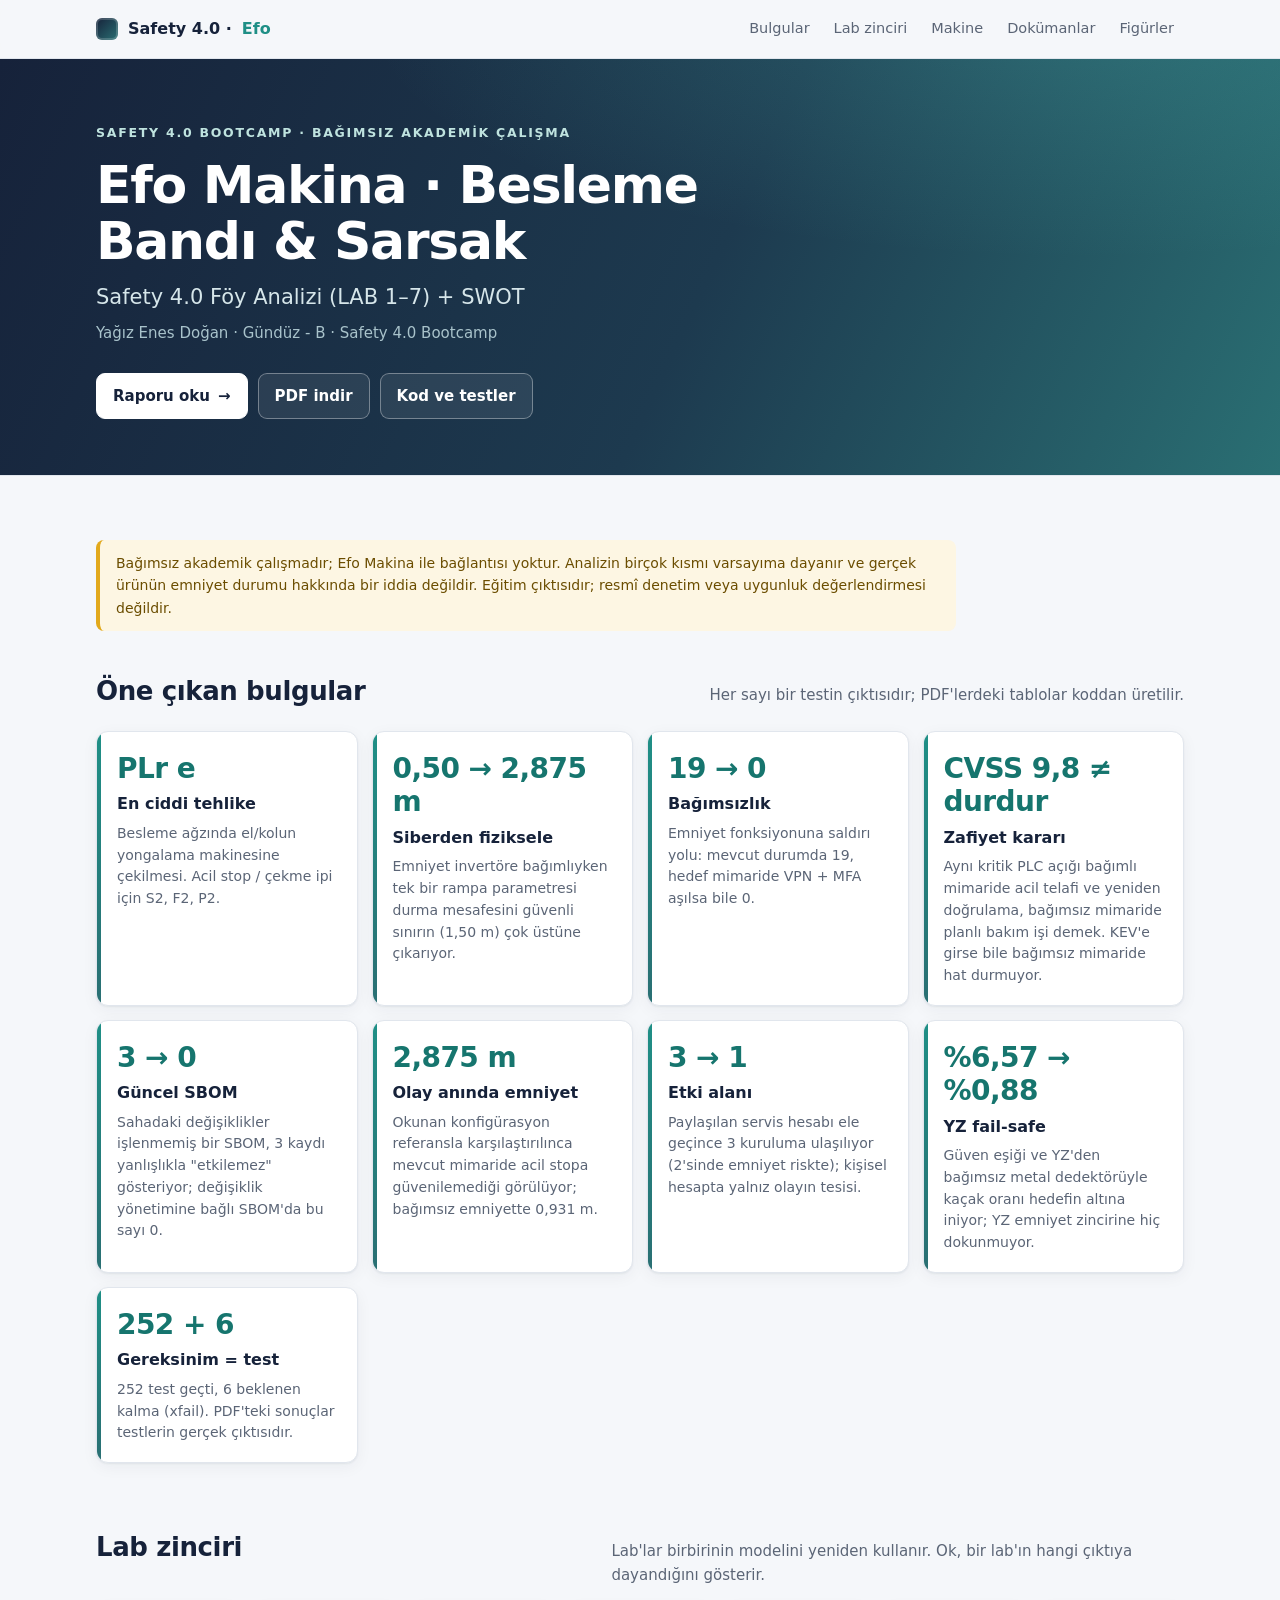
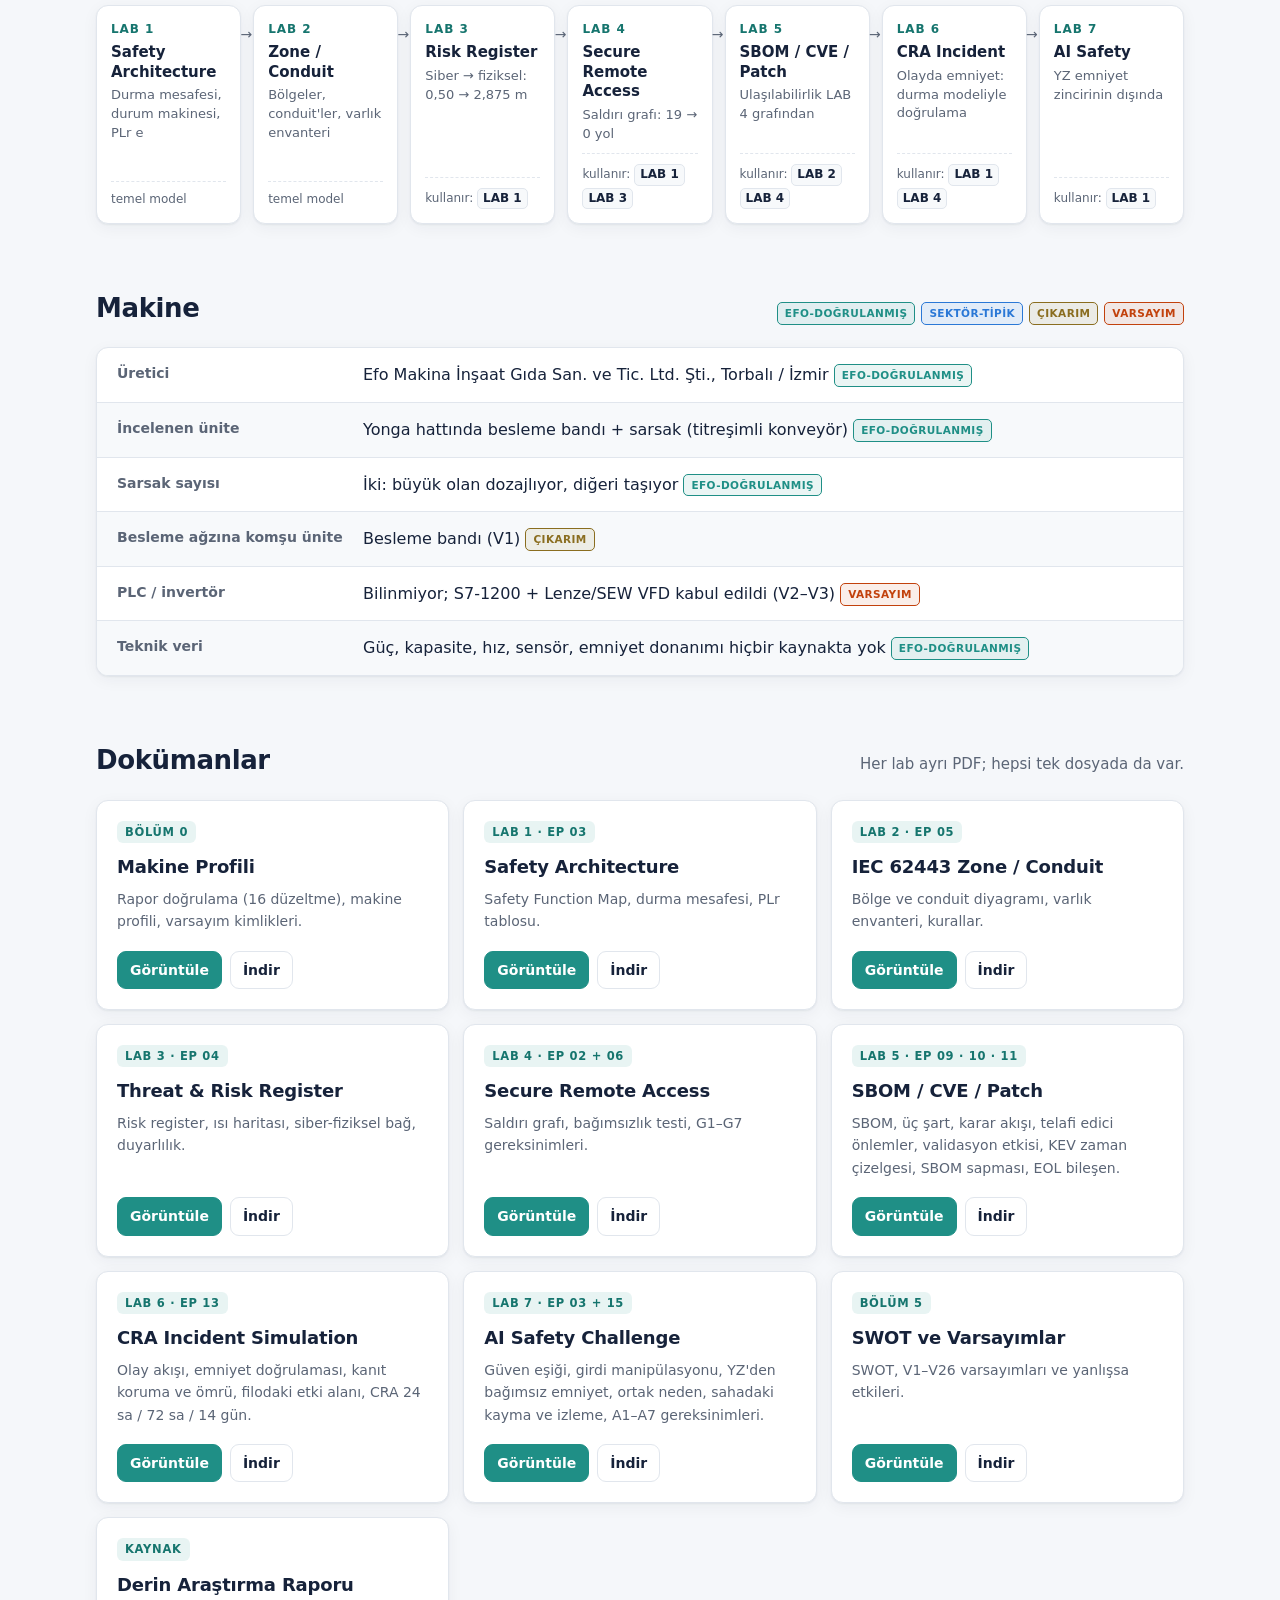
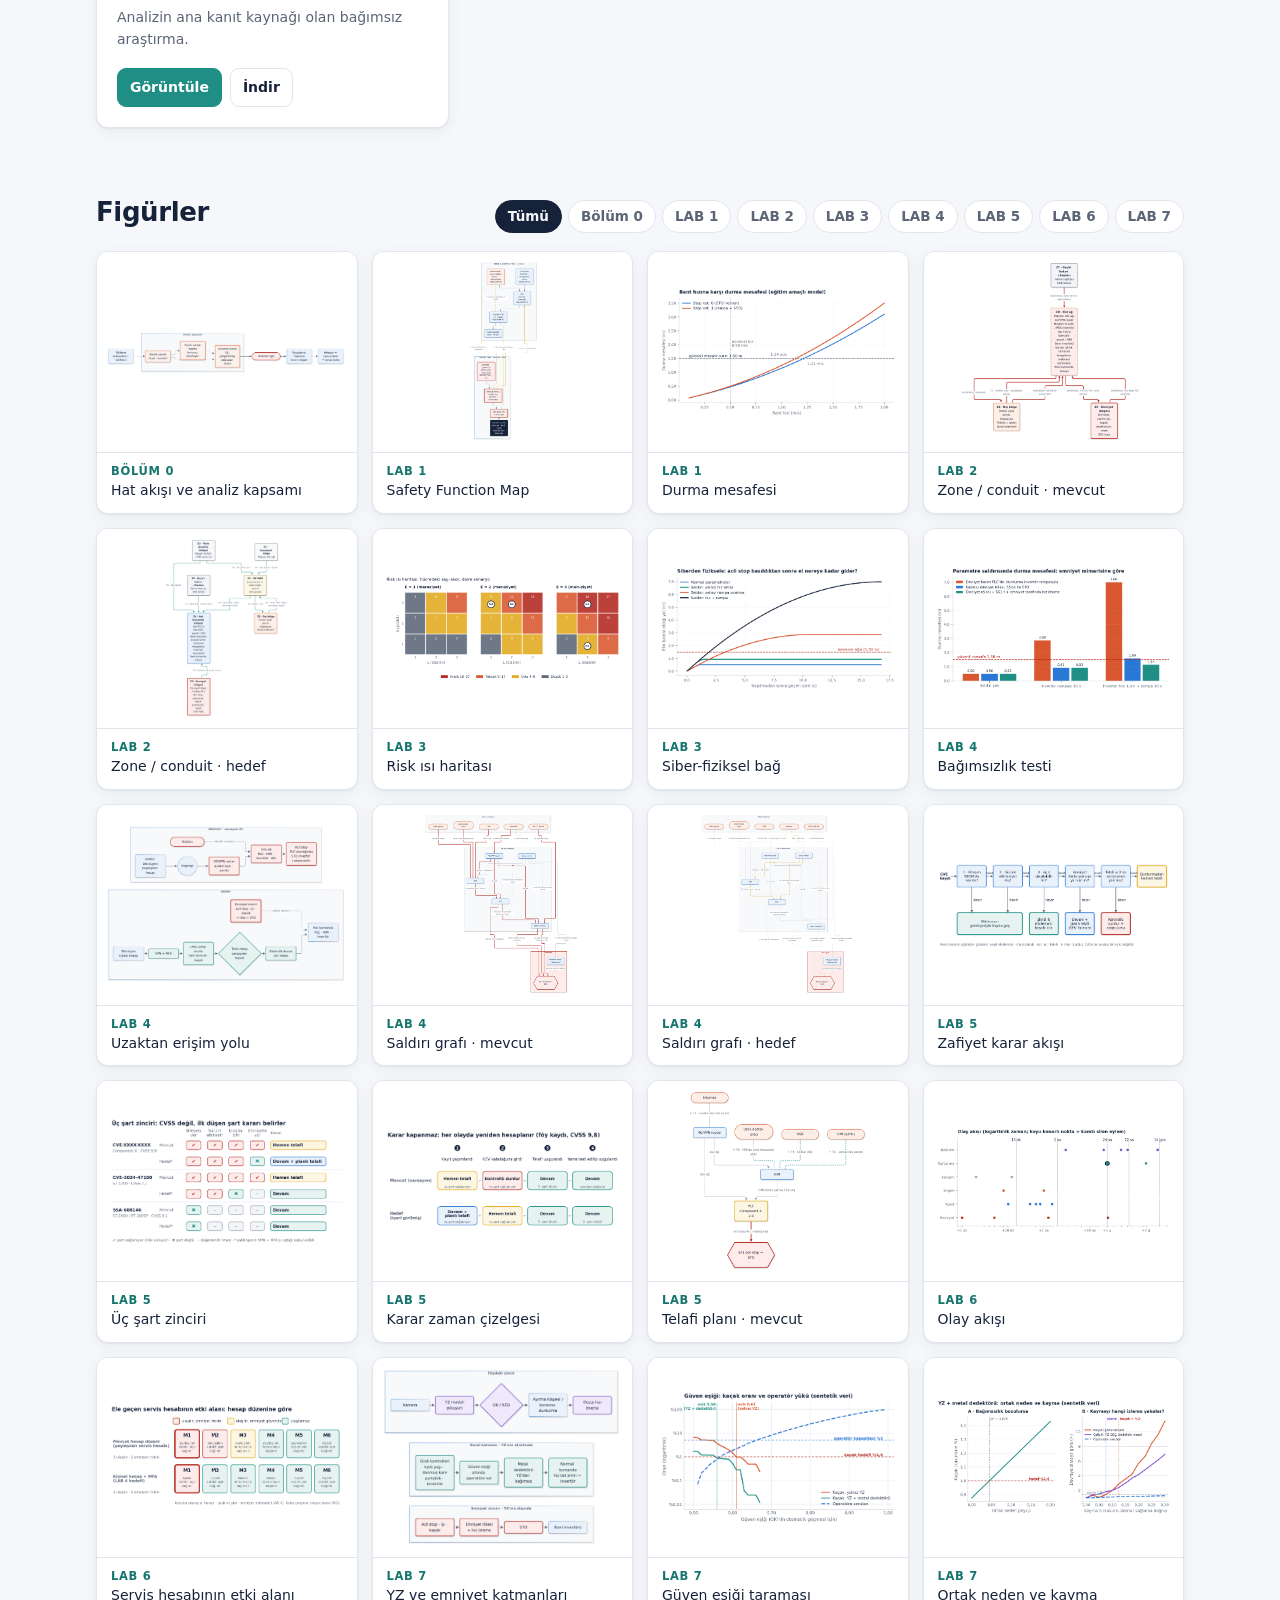
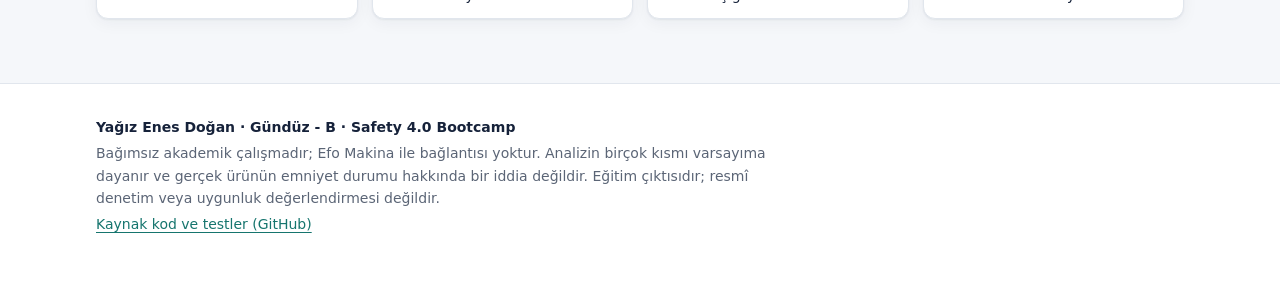
<file: index.html>
<!doctype html>
<html lang="tr">
<head>
  <meta charset="utf-8">
  <meta name="viewport" content="width=device-width, initial-scale=1">
  <title>Efo Safety 4.0</title>
  <meta name="description" content="Efo Makina besleme bandı ve sarsak için Safety 4.0 föy analizi (LAB 1–7) ve SWOT.">
  <link rel="stylesheet" href="web/style.css">
</head>
<body>
  <header class="top">
    <div class="wrap top-in">
      <a class="brand" href="#"><span class="brand-mark" aria-hidden="true"></span>Safety 4.0 · <span>Efo</span></a>
      <nav aria-label="Bölümler">
        <a href="#bulgular">Bulgular</a>
        <a href="#zincir">Lab zinciri</a>
        <a href="#makine">Makine</a>
        <a href="#dokumanlar">Dokümanlar</a>
        <a href="#figurler">Figürler</a>
      </nav>
    </div>
  </header>

  <section class="hero">
    <div class="wrap hero-in">
      <p class="kicker">Safety 4.0 Bootcamp · bağımsız akademik çalışma</p>
      <h1 id="baslik"></h1>
      <p class="sub" id="altBaslik"></p>
      <p class="author" id="yazar"></p>
      <div class="hero-actions" id="heroActions"></div>
    </div>
  </section>

  <main class="wrap">
    <p class="warn" id="uyari"></p>

    <section id="bulgular">
      <div class="sec-head">
        <h2>Öne çıkan bulgular</h2>
        <p>Her sayı bir testin çıktısıdır; PDF'lerdeki tablolar koddan üretilir.</p>
      </div>
      <div class="stats" id="bulguListe"></div>
    </section>

    <section id="zincir">
      <div class="sec-head">
        <h2>Lab zinciri</h2>
        <p>Lab'lar birbirinin modelini yeniden kullanır. Ok, bir lab'ın hangi çıktıya dayandığını gösterir.</p>
      </div>
      <ol class="chain" id="zincirListe"></ol>
    </section>

    <section id="makine">
      <div class="sec-head">
        <h2>Makine</h2>
        <div class="legend">
          <span class="tag t-efo">EFO-DOĞRULANMIŞ</span>
          <span class="tag t-sektor">SEKTÖR-TİPİK</span>
          <span class="tag t-cikarim">ÇIKARIM</span>
          <span class="tag t-varsayim">VARSAYIM</span>
        </div>
      </div>
      <dl class="spec" id="makineListe"></dl>
    </section>

    <section id="dokumanlar">
      <div class="sec-head">
        <h2>Dokümanlar</h2>
        <p>Her lab ayrı PDF; hepsi tek dosyada da var.</p>
      </div>
      <div class="docs" id="dokumanListe"></div>
    </section>

    <section id="figurler">
      <div class="sec-head">
        <h2>Figürler</h2>
        <div class="filters" id="figurFiltre" role="toolbar" aria-label="Lab'a göre süz"></div>
      </div>
      <div class="figs" id="figurListe"></div>
    </section>
  </main>

  <footer class="foot">
    <div class="wrap" id="foot"></div>
  </footer>

  <dialog id="viewer" aria-labelledby="viewerTitle">
    <div class="viewer-bar">
      <strong id="viewerTitle"></strong>
      <div>
        <button type="button" id="viewerPrev" aria-label="Önceki figür">←</button>
        <button type="button" id="viewerNext" aria-label="Sonraki figür">→</button>
        <a id="viewerOpen" target="_blank" rel="noopener">Yeni sekmede aç</a>
        <a id="viewerDownload" download>İndir</a>
        <button type="button" id="viewerClose" aria-label="Kapat">✕</button>
      </div>
    </div>
    <div class="viewer-body" id="viewerBody"></div>
  </dialog>

  <script src="web/data.js"></script>
  <script src="web/app.js"></script>
</body>
</html>
</file>
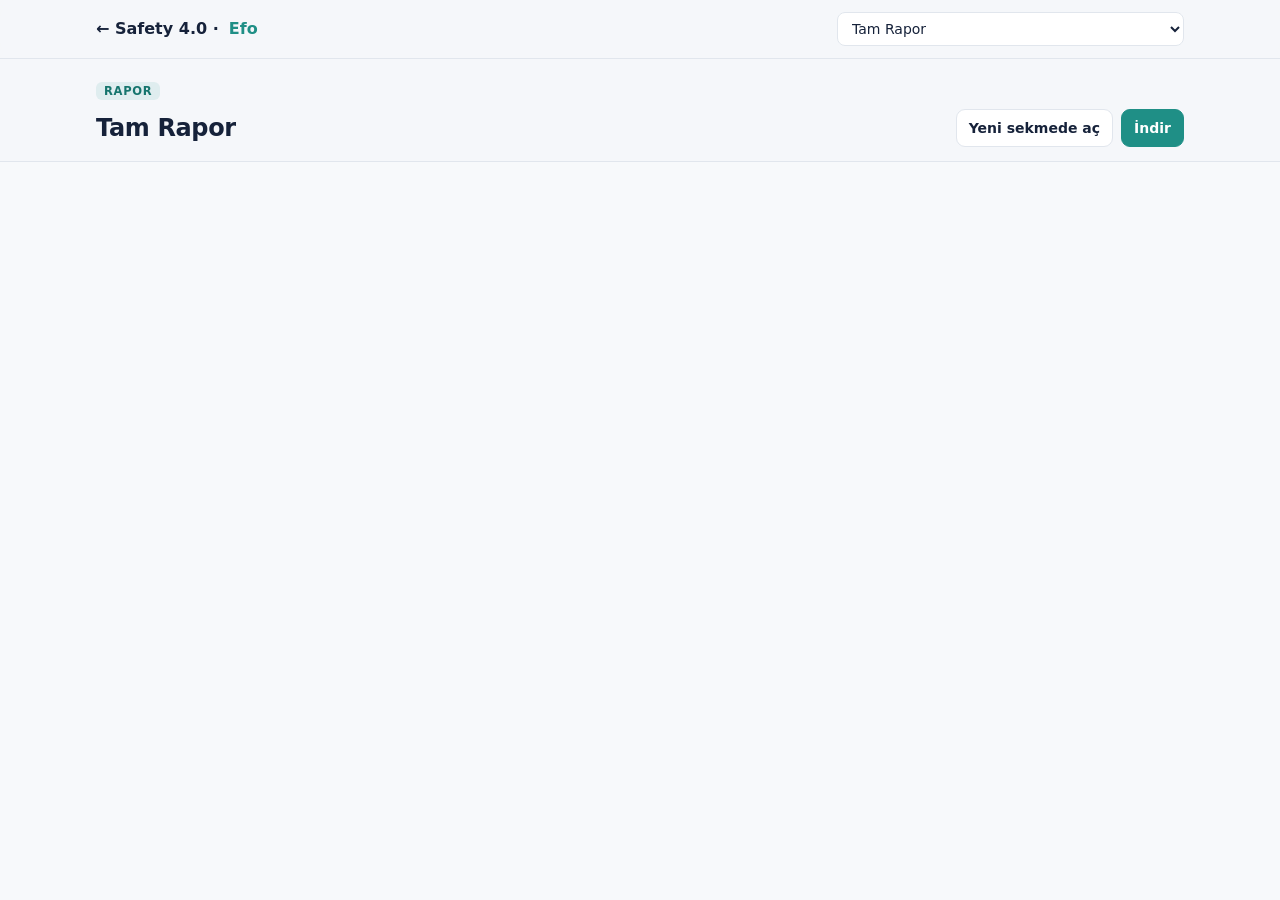
<file: viewer.html>
<!doctype html>
<html lang="tr">
<head>
  <meta charset="utf-8">
  <meta name="viewport" content="width=device-width, initial-scale=1">
  <title>Efo Safety 4.0</title>
  <link rel="stylesheet" href="web/style.css">
</head>
<body class="viewer-page">
  <header class="top">
    <div class="wrap top-in">
      <a class="brand" href="./">← Safety 4.0 · <span>Efo</span></a>
      <nav id="docNav"></nav>
    </div>
  </header>

  <div class="wrap viewer-head">
    <div>
      <span class="badge" id="docBadge"></span>
      <h1 id="docTitle"></h1>
    </div>
    <div class="doc-actions">
      <a class="btn sm" id="docOpen" target="_blank" rel="noopener">Yeni sekmede aç</a>
      <a class="btn primary sm" id="docDownload" download>İndir</a>
    </div>
  </div>

  <main class="viewer-frame" id="docFrame"></main>

  <script src="web/data.js"></script>
  <script src="web/viewer.js"></script>
</body>
</html>
</file>
<file: web/style.css>
/* Renkler efo_sim/stil.py ve PDF stiliyle aynı paletten gelir. */
:root {
  --bg: #f5f7fa;
  --surface: #ffffff;
  --surface-2: #f7f9fb;
  --text: #16223a;
  --muted: #5b6576;
  --line: #e1e6ed;
  --accent: #1f8f86;
  --accent-strong: #16756e;
  --accent-text: #ffffff;
  --kritik: #b3261e;
  --warn-bg: #fdf6e3;
  --warn-line: #e2a91c;
  --warn-text: #6b4d00;
  --hero-1: #16223a;
  --hero-2: #1d3a4f;
  --hero-3: #2a6f73;
  --efo: #1f8f86;
  --sektor: #2a78d6;
  --cikarim: #8a6d1f;
  --varsayim: #c2410c;
  --radius: 12px;
  --shadow: 0 1px 2px rgb(22 34 58 / 0.06), 0 4px 16px rgb(22 34 58 / 0.05);
  color-scheme: light;
}

@media (prefers-color-scheme: dark) {
  :root:not([data-theme="light"]) {
    --bg: #0f141c;
    --surface: #161d28;
    --surface-2: #1b2331;
    --text: #e8ecf2;
    --muted: #9aa5b5;
    --line: #283244;
    --accent: #4fc2b8;
    --accent-strong: #6fd3ca;
    --accent-text: #0f141c;
    --kritik: #ff8a80;
    --warn-bg: #2a2412;
    --warn-line: #b8891a;
    --warn-text: #f3d48a;
    --hero-1: #0d1522;
    --hero-2: #14293a;
    --hero-3: #1d5357;
    --efo: #5fd0c5;
    --sektor: #7ab4ff;
    --cikarim: #e0c271;
    --varsayim: #ffa36b;
    --shadow: 0 1px 2px rgb(0 0 0 / 0.3);
    color-scheme: dark;
  }
}

* { box-sizing: border-box; }
html { scroll-behavior: smooth; }
@media (prefers-reduced-motion: reduce) { html { scroll-behavior: auto; } * { animation: none !important; transition: none !important; } }

body {
  margin: 0;
  background: var(--bg);
  color: var(--text);
  font: 16px/1.6 system-ui, -apple-system, "Segoe UI", Roboto, "DejaVu Sans", sans-serif;
  -webkit-font-smoothing: antialiased;
}

a { color: var(--accent-strong); text-underline-offset: 3px; }
:focus-visible { outline: 2px solid var(--accent); outline-offset: 2px; border-radius: 6px; }

.wrap { max-width: 1120px; margin: 0 auto; padding: 0 16px; }

/* ---------- Üst bar ---------- */
.top {
  position: sticky; top: 0; z-index: 10;
  background: color-mix(in srgb, var(--bg) 85%, transparent);
  backdrop-filter: saturate(1.4) blur(10px);
  border-bottom: 1px solid var(--line);
}
.top-in { display: flex; align-items: center; justify-content: space-between; height: 58px; gap: 16px; }
.brand { display: inline-flex; align-items: center; gap: 10px; font-weight: 700; color: var(--text); text-decoration: none; white-space: nowrap; }
.brand span:not(.brand-mark) { color: var(--accent); }
.brand-mark {
  width: 22px; height: 22px; border-radius: 6px;
  background: linear-gradient(135deg, var(--hero-1), var(--hero-3));
  box-shadow: inset 0 0 0 2px rgb(255 255 255 / 0.18);
}
nav { display: flex; gap: 4px; overflow-x: auto; scrollbar-width: none; }
nav a {
  color: var(--muted); text-decoration: none; font-size: 14.5px; font-weight: 500;
  padding: 6px 10px; border-radius: 8px; white-space: nowrap;
}
nav a:hover { color: var(--text); background: var(--surface-2); }

/* ---------- Hero ---------- */
.hero {
  background:
    radial-gradient(1200px 400px at 85% -10%, rgb(79 194 184 / 0.25), transparent 60%),
    linear-gradient(115deg, var(--hero-1) 0%, var(--hero-2) 55%, var(--hero-3) 100%);
  color: #fff;
  border-bottom: 1px solid var(--line);
}
.hero-in { padding-top: 64px; padding-bottom: 56px; }
.kicker {
  margin: 0 0 14px; font-size: 12.5px; font-weight: 700; letter-spacing: 0.14em; text-transform: uppercase;
  color: #bfe3df;
}
.hero h1 { font-size: clamp(30px, 5.2vw, 52px); line-height: 1.08; margin: 0 0 12px; letter-spacing: -0.025em; max-width: 18ch; }
.sub { font-size: clamp(17px, 2.2vw, 21px); color: #d6e6ea; margin: 0 0 6px; }
.author { color: #a9c3cb; margin: 0 0 28px; font-size: 15px; }
.hero-actions { display: flex; flex-wrap: wrap; gap: 10px; }

/* ---------- Butonlar ---------- */
.btn {
  display: inline-flex; align-items: center; gap: 8px;
  padding: 10px 16px; border-radius: 9px; font: inherit; font-size: 15px; font-weight: 600;
  border: 1px solid var(--line); background: var(--surface); color: var(--text);
  text-decoration: none; cursor: pointer; transition: border-color .15s, background .15s, transform .15s;
}
.btn:hover { border-color: var(--muted); }
.btn:active { transform: translateY(1px); }
.btn.primary { background: var(--accent); color: var(--accent-text); border-color: var(--accent); }
.btn.primary:hover { background: var(--accent-strong); border-color: var(--accent-strong); }
.hero .btn.primary { background: #ffffff; color: var(--hero-1); border-color: #ffffff; }
.hero .btn.primary:hover { background: #e6f3f1; }
.btn.ghost { background: rgb(255 255 255 / 0.08); color: #fff; border-color: rgb(255 255 255 / 0.35); }
.btn.ghost:hover { background: rgb(255 255 255 / 0.16); border-color: #fff; }
.btn.sm { padding: 7px 12px; font-size: 14px; }

/* ---------- Bölümler ---------- */
main { padding-top: 28px; }
section { margin-bottom: 64px; scroll-margin-top: 76px; }
.sec-head { display: flex; flex-wrap: wrap; align-items: baseline; justify-content: space-between; gap: 8px 24px; margin-bottom: 18px; }
.sec-head p { margin: 0; color: var(--muted); font-size: 15px; max-width: 60ch; }
h2 { font-size: 26px; margin: 0; letter-spacing: -0.015em; }

.warn {
  background: var(--warn-bg); color: var(--warn-text);
  border-left: 4px solid var(--warn-line); border-radius: 8px;
  padding: 12px 16px; font-size: 14px; margin: 0 0 40px; max-width: 860px;
}

/* ---------- Bulgular ---------- */
.stats { display: grid; grid-template-columns: repeat(auto-fit, minmax(240px, 1fr)); gap: 14px; }
.stat {
  position: relative; overflow: hidden;
  background: var(--surface); border: 1px solid var(--line); border-radius: var(--radius);
  padding: 20px 20px 18px; box-shadow: var(--shadow);
}
.stat::before {
  content: ""; position: absolute; inset: 0 auto 0 0; width: 4px;
  background: linear-gradient(var(--accent), var(--hero-3));
}
.stat-v { font-size: 28px; font-weight: 750; color: var(--accent-strong); font-variant-numeric: tabular-nums; letter-spacing: -0.02em; line-height: 1.2; }
.stat-t { font-weight: 650; margin: 6px 0 6px; }
.stat p { margin: 0; color: var(--muted); font-size: 14px; line-height: 1.55; }

/* ---------- Lab zinciri ---------- */
.chain {
  list-style: none; margin: 0; padding: 0;
  display: grid; grid-template-columns: repeat(7, minmax(0, 1fr)); gap: 12px; counter-reset: lab;
}
.link { position: relative; }
.link:not(:last-child)::after {
  content: "→"; position: absolute; right: -11px; top: 22px; z-index: 1;
  color: var(--muted); font-size: 14px; line-height: 1;
}
.link-card {
  display: flex; flex-direction: column; gap: 4px; height: 100%;
  background: var(--surface); border: 1px solid var(--line); border-radius: var(--radius);
  padding: 14px; text-decoration: none; color: var(--text); box-shadow: var(--shadow);
  transition: border-color .15s, transform .15s;
}
.link-card:hover { border-color: var(--accent); transform: translateY(-2px); }
.link-no { font-size: 12px; font-weight: 800; letter-spacing: .08em; color: var(--accent-strong); }
.link-card strong { font-size: 15px; line-height: 1.3; }
.link-out { font-size: 13px; color: var(--muted); line-height: 1.45; flex: 1; }
.link-uses { font-size: 12px; color: var(--muted); border-top: 1px dashed var(--line); padding-top: 8px; margin-top: 6px; }
.link-uses b { display: inline-block; font-weight: 700; color: var(--text); background: var(--surface-2); border: 1px solid var(--line); border-radius: 5px; padding: 0 5px; margin: 2px 2px 0 0; }

/* ---------- Makine ---------- */
.legend { display: flex; flex-wrap: wrap; gap: 6px; }
.tag {
  display: inline-block; font-size: 10.5px; font-weight: 700; letter-spacing: 0.04em;
  padding: 2px 7px; border-radius: 5px; border: 1px solid currentColor; vertical-align: 1px; white-space: nowrap;
  background: color-mix(in srgb, currentColor 9%, transparent);
}
.t-efo { color: var(--efo); }
.t-sektor { color: var(--sektor); }
.t-cikarim { color: var(--cikarim); }
.t-varsayim { color: var(--varsayim); }

.spec { margin: 0; background: var(--surface); border: 1px solid var(--line); border-radius: var(--radius); box-shadow: var(--shadow); overflow: hidden; }
.spec-row { display: grid; grid-template-columns: 230px 1fr; gap: 16px; padding: 14px 20px; border-top: 1px solid var(--line); }
.spec-row:first-child { border-top: 0; }
.spec-row:nth-child(even) { background: var(--surface-2); }
.spec dt { color: var(--muted); font-size: 14px; font-weight: 600; }
.spec dd { margin: 0; }

/* ---------- Dokümanlar ---------- */
.docs { display: grid; grid-template-columns: repeat(auto-fill, minmax(300px, 1fr)); gap: 14px; }
.doc {
  background: var(--surface); border: 1px solid var(--line); border-radius: var(--radius);
  padding: 20px; display: flex; flex-direction: column; box-shadow: var(--shadow);
  transition: border-color .15s;
}
.doc:hover { border-color: color-mix(in srgb, var(--accent) 50%, var(--line)); }
.badge {
  align-self: flex-start; font-size: 11.5px; font-weight: 750; color: var(--accent-strong);
  text-transform: uppercase; letter-spacing: 0.06em;
  background: color-mix(in srgb, var(--accent) 10%, transparent); border-radius: 6px; padding: 2px 8px;
}
.doc h3 { margin: 10px 0 6px; font-size: 18px; letter-spacing: -0.01em; }
.doc h3 a { color: inherit; text-decoration: none; }
.doc h3 a:hover { color: var(--accent-strong); }
.doc p { margin: 0 0 18px; color: var(--muted); font-size: 14px; flex: 1; }
.doc-actions { display: flex; gap: 8px; }

/* ---------- Figürler ---------- */
.filters { display: flex; flex-wrap: wrap; gap: 6px; }
.chip {
  font: inherit; font-size: 13.5px; font-weight: 600; cursor: pointer;
  padding: 5px 12px; border-radius: 999px; border: 1px solid var(--line);
  background: var(--surface); color: var(--muted);
}
.chip:hover { color: var(--text); border-color: var(--muted); }
.chip[aria-pressed="true"] { background: var(--text); color: var(--bg); border-color: var(--text); }

.figs { display: grid; grid-template-columns: repeat(auto-fill, minmax(250px, 1fr)); gap: 14px; }
.fig {
  font: inherit; color: inherit; text-align: left; cursor: pointer; padding: 0;
  display: flex; flex-direction: column;
  background: var(--surface); border: 1px solid var(--line); border-radius: var(--radius); overflow: hidden;
  box-shadow: var(--shadow); transition: border-color .15s, transform .15s;
}
.fig:hover, .fig:focus-visible { border-color: var(--accent); transform: translateY(-2px); }
.fig-img { display: block; background: #ffffff; padding: 10px; border-bottom: 1px solid var(--line); }
.fig img { display: block; width: 100%; aspect-ratio: 4 / 3; object-fit: contain; }
.fig-cap { padding: 10px 14px 12px; font-size: 14px; line-height: 1.4; }
.fig-cap b { display: block; font-size: 11.5px; letter-spacing: .06em; text-transform: uppercase; color: var(--accent-strong); margin-bottom: 2px; }

/* ---------- Figür görüntüleyici ---------- */
dialog {
  width: min(1180px, 96vw); height: 92vh; padding: 0; border: 1px solid var(--line); border-radius: var(--radius);
  background: var(--surface); color: var(--text); box-shadow: 0 20px 60px rgb(0 0 0 / 0.35);
}
dialog[open] { display: flex; flex-direction: column; }
dialog::backdrop { background: rgb(10 16 26 / 0.7); backdrop-filter: blur(2px); }
.viewer-bar {
  display: flex; align-items: center; justify-content: space-between; gap: 12px;
  padding: 10px 14px; border-bottom: 1px solid var(--line);
}
.viewer-bar div { display: flex; align-items: center; gap: 14px; font-size: 14px; }
.viewer-bar button {
  font: inherit; cursor: pointer; font-size: 16px; line-height: 1; padding: 6px 9px; border-radius: 7px;
  border: 1px solid var(--line); background: var(--surface-2); color: var(--muted);
}
.viewer-bar button:hover { color: var(--text); border-color: var(--muted); }
.viewer-body { flex: 1; min-height: 0; display: flex; align-items: center; justify-content: center; background: #ffffff; padding: 12px; }
.viewer-body img { max-width: 100%; max-height: 100%; object-fit: contain; }

/* ---------- PDF sayfası (viewer.html) ---------- */
.viewer-page { height: 100vh; display: flex; flex-direction: column; }
.viewer-head {
  width: 100%; display: flex; align-items: flex-end; justify-content: space-between;
  flex-wrap: wrap; gap: 12px; padding-top: 18px; padding-bottom: 14px;
}
.viewer-head h1 { margin: 6px 0 0; font-size: 24px; letter-spacing: -0.015em; }
.viewer-frame { flex: 1; min-height: 0; border-top: 1px solid var(--line); background: var(--surface-2); }
.viewer-frame iframe { width: 100%; height: 100%; border: 0; display: block; }
.viewer-fallback { padding-top: 24px; color: var(--muted); }
#docSelect {
  font: inherit; font-size: 14px; max-width: 46vw; padding: 7px 10px; border-radius: 8px;
  border: 1px solid var(--line); background: var(--surface); color: var(--text);
}

/* ---------- Altbilgi ---------- */
.foot { border-top: 1px solid var(--line); background: var(--surface); padding: 28px 0 44px; color: var(--muted); font-size: 14px; }
.foot p { margin: 4px 0; max-width: 80ch; }
.foot strong { color: var(--text); }

/* ---------- Duyarlı düzen ---------- */
@media (max-width: 1000px) {
  .chain { grid-template-columns: repeat(4, minmax(0, 1fr)); }
  .link:nth-child(4)::after { display: none; }
}
@media (max-width: 700px) {
  .top-in { height: auto; padding-top: 10px; padding-bottom: 8px; flex-direction: column; align-items: flex-start; gap: 6px; }
  nav { width: 100%; margin: 0 -10px; }
  .hero-in { padding-top: 40px; padding-bottom: 40px; }
  .chain { grid-template-columns: 1fr 1fr; }
  .link::after { display: none; }
  .spec-row { grid-template-columns: 1fr; gap: 2px; padding: 12px 16px; }
  .docs, .figs { grid-template-columns: 1fr; }
  section { margin-bottom: 48px; }
}
</file>
